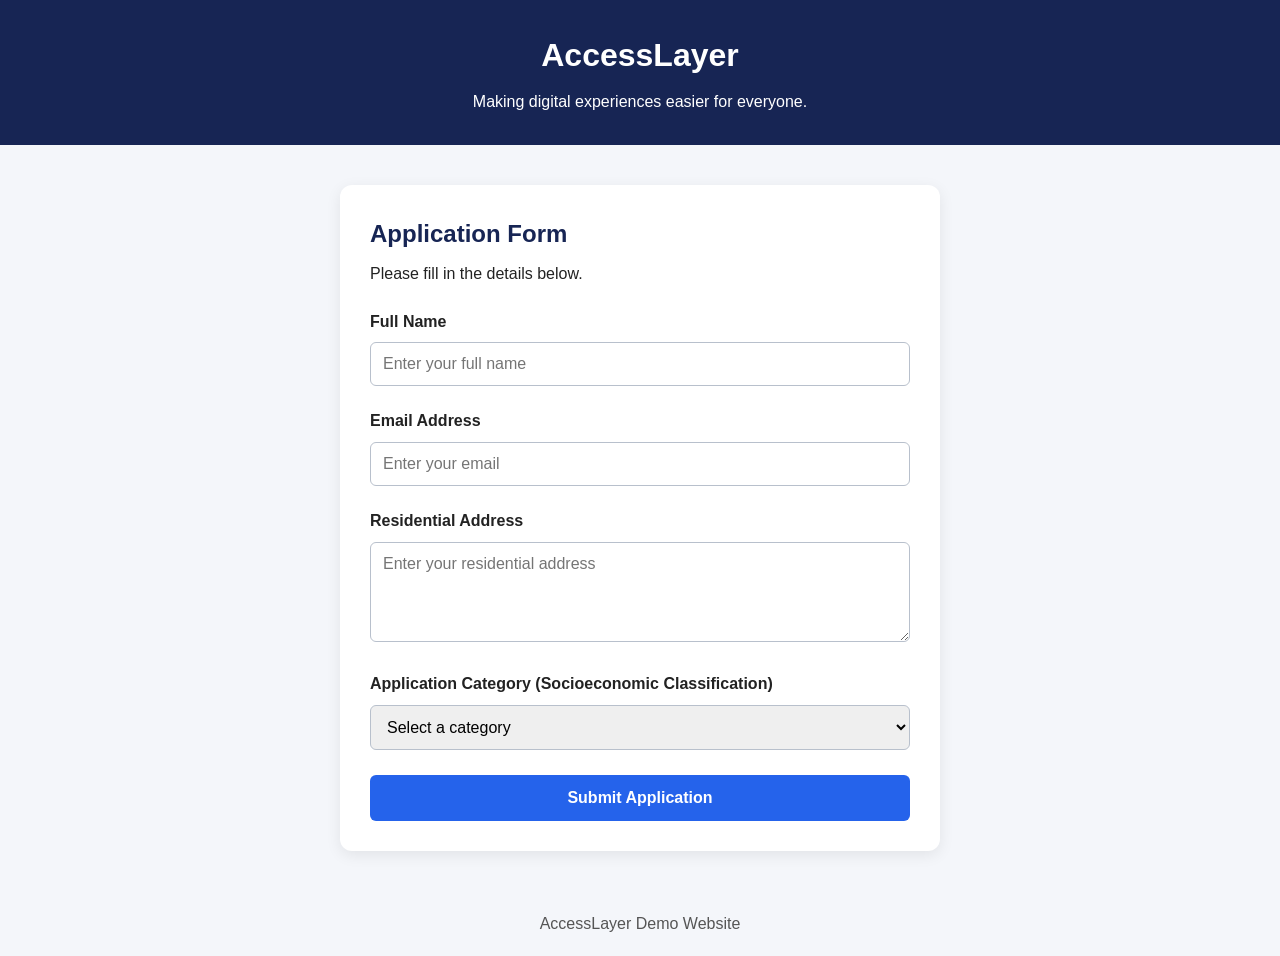
<file: demo/index.html>
<!DOCTYPE html>
<html lang="en">
<head>
    <meta charset="UTF-8">
    <meta name="viewport" content="width=device-width, initial-scale=1.0">
    <title>AccessLayer - Demo</title>
    <link rel="stylesheet" href="style.css">
</head>

<body>

    <header>
        <h1>AccessLayer</h1>
        <p>Making digital experiences easier for everyone.</p>
    </header>

    <main>
        <section class="form-container">

            <h2>Application Form</h2>
            <p>Please fill in the details below.</p>

            <form id="accessForm">

                <div class="form-group">
                    <label for="fullName">Full Name</label>
                    <input
                        type="text"
                        id="fullName"
                        name="fullName"
                        placeholder="Enter your full name"
                        required
                    >
                </div>

                <div class="form-group">
                    <label for="email">Email Address</label>
                    <input
                        type="email"
                        id="email"
                        name="email"
                        placeholder="Enter your email"
                        required
                    >
                </div>

                <div class="form-group">
                    <label for="address">Residential Address</label>
                    <textarea
                        id="address"
                        name="address"
                        placeholder="Enter your residential address"
                        required
                    ></textarea>
                </div>

                <div class="form-group">
                    <label for="applicationCategory">
                        Application Category (Socioeconomic Classification)
                    </label>

                    <select id="applicationCategory" name="applicationCategory" required>
                        <option value="">Select a category</option>
                        <option value="general">General</option>
                        <option value="reserved">Reserved</option>
                        <option value="other">Other</option>
                    </select>
                </div>

                <button type="submit">Submit Application</button>

            </form>

        </section>
    </main>

    <footer>
        <p>AccessLayer Demo Website</p>
    </footer>

</body>
</html>
</file>
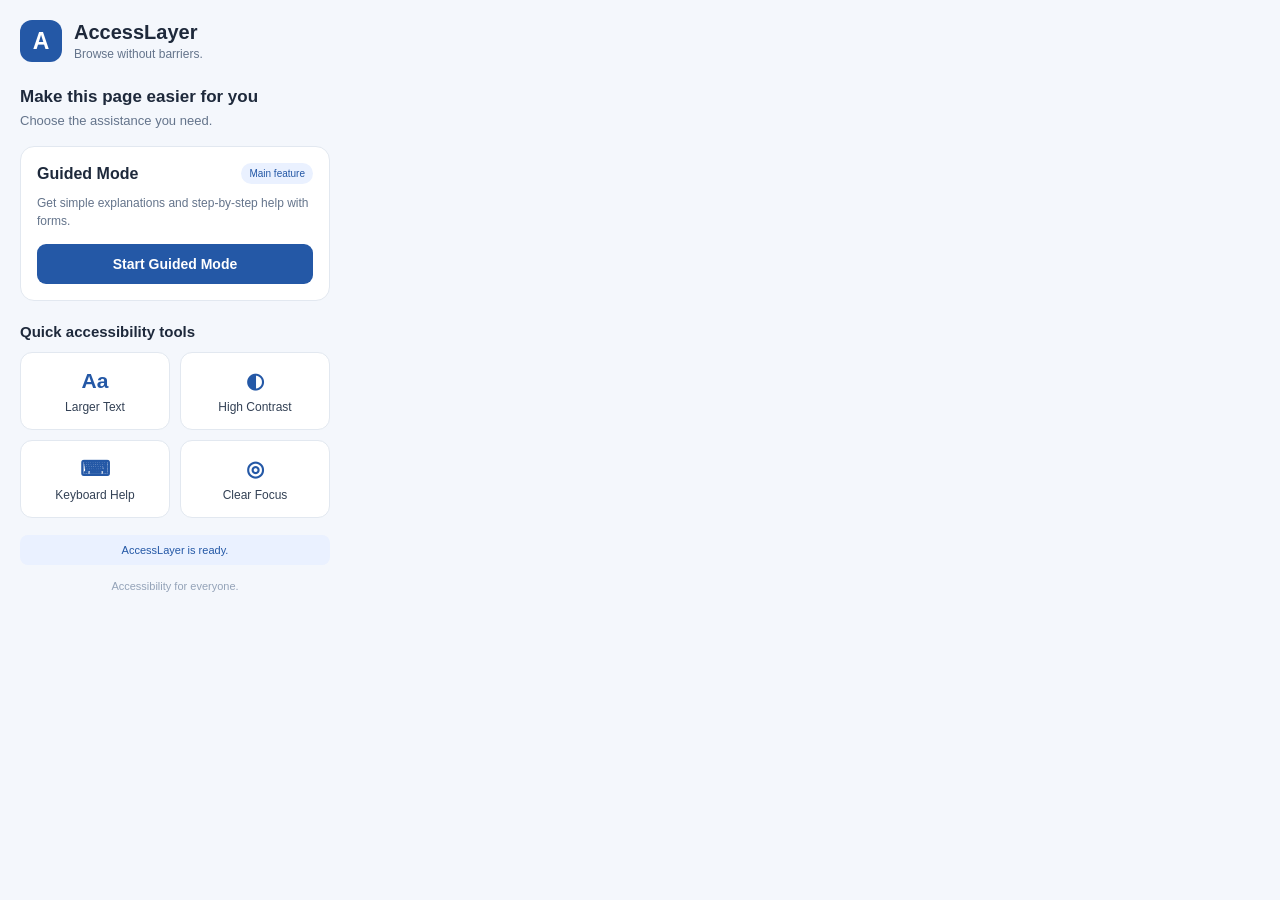
<file: popup.html>
<!DOCTYPE html>
<html lang="en">
<head>
  <meta charset="UTF-8">
  <meta name="viewport" content="width=device-width, initial-scale=1.0">
  <title>AccessLayer</title>
  <link rel="stylesheet" href="popup.css">
</head>

<body>
  <main class="container">

    <!-- Header -->
    <header class="header">
      <div class="logo">A</div>
      <div>
        <h1>AccessLayer</h1>
        <p class="tagline">Browse without barriers.</p>
      </div>
    </header>

    <!-- Introduction -->
    <section class="intro">
      <h2>Make this page easier for you</h2>
      <p>Choose the assistance you need.</p>
    </section>

    <!-- Main feature -->
    <section class="guided-card">
      <div class="card-heading">
        <h3>Guided Mode</h3>
        <span class="tag">Main feature</span>
      </div>

      <p>Get simple explanations and step-by-step help with forms.</p>

      <button id="guideButton" class="primary-button">
        Start Guided Mode
      </button>
    </section>

    <!-- Accessibility controls -->
    <section class="tools">
      <h3>Quick accessibility tools</h3>

      <div class="tool-grid">

        <button class="tool-button" id="largeTextButton">
          <span class="tool-icon">Aa</span>
          <span>Larger Text</span>
        </button>

        <button class="tool-button" id="contrastButton">
          <span class="tool-icon">◐</span>
          <span>High Contrast</span>
        </button>

        <button class="tool-button" id="keyboardButton">
          <span class="tool-icon">⌨</span>
          <span>Keyboard Help</span>
        </button>

        <button class="tool-button" id="focusButton">
          <span class="tool-icon">◎</span>
          <span>Clear Focus</span>
        </button>

      </div>
    </section>

    <!-- Status message -->
    <p id="statusMessage" class="status" role="status" aria-live="polite">
      AccessLayer is ready.
    </p>

    <footer>
      Accessibility for everyone.
    </footer>

  </main>

  <script src="popup.js"></script>
</body>
</html>
</file>
<file: demo/style.css>
/* General page styling */
* {
    margin: 0;
    padding: 0;
    box-sizing: border-box;
}

body {
    font-family: Arial, sans-serif;
    background-color: #f4f6fa;
    color: #222;
    line-height: 1.6;
}

/* Header */
header {
    background-color: #172554;
    color: white;
    text-align: center;
    padding: 30px 20px;
}

header h1 {
    font-size: 32px;
    margin-bottom: 8px;
}

/* Main content */
main {
    padding: 40px 20px;
}

/* Form container */
.form-container {
    max-width: 600px;
    margin: auto;
    background-color: white;
    padding: 30px;
    border-radius: 12px;
    box-shadow: 0 4px 15px rgba(0, 0, 0, 0.08);
}

.form-container h2 {
    margin-bottom: 8px;
    color: #172554;
}

/* Form fields */
.form-group {
    margin-top: 22px;
}

label {
    display: block;
    font-weight: bold;
    margin-bottom: 8px;
}

input,
textarea,
select {
    width: 100%;
    padding: 12px;
    border: 1px solid #b8c0cc;
    border-radius: 6px;
    font-size: 16px;
    font-family: inherit;
}

textarea {
    min-height: 100px;
    resize: vertical;
}

/* Keyboard focus visibility */
input:focus,
textarea:focus,
select:focus,
button:focus-visible {
    outline: 3px solid #2563eb;
    outline-offset: 3px;
    border-color: #2563eb;
}

/* Submit button */
button {
    width: 100%;
    margin-top: 25px;
    padding: 14px;
    background-color: #2563eb;
    color: white;
    border: none;
    border-radius: 6px;
    font-size: 16px;
    font-weight: bold;
    cursor: pointer;
}

button:hover {
    background-color: #1d4ed8;
}

/* Footer */
footer {
    text-align: center;
    padding: 20px;
    color: #555;
}
</file>
<file: popup.css>
* {
  box-sizing: border-box;
  margin: 0;
  padding: 0;
}

body {
  width: 350px;
  font-family: Arial, sans-serif;
  background: #f4f7fc;
  color: #1e293b;
}

.container {
  padding: 20px;
}

/* Header */

.header {
  display: flex;
  align-items: center;
  gap: 12px;
  margin-bottom: 25px;
}

.logo {
  width: 42px;
  height: 42px;
  border-radius: 12px;
  background: #2458a6;
  color: white;
  display: flex;
  align-items: center;
  justify-content: center;
  font-size: 23px;
  font-weight: bold;
}

.header h1 {
  font-size: 20px;
}

.tagline {
  color: #64748b;
  font-size: 12px;
  margin-top: 3px;
}

/* Introduction */

.intro {
  margin-bottom: 18px;
}

.intro h2 {
  font-size: 17px;
  margin-bottom: 6px;
}

.intro p {
  color: #64748b;
  font-size: 13px;
}

/* Guided mode */

.guided-card {
  background: white;
  padding: 16px;
  border-radius: 14px;
  border: 1px solid #e2e8f0;
  margin-bottom: 22px;
}

.card-heading {
  display: flex;
  justify-content: space-between;
  align-items: center;
  gap: 8px;
  margin-bottom: 10px;
}

.card-heading h3 {
  font-size: 16px;
}

.tag {
  background: #eaf1ff;
  color: #2458a6;
  padding: 5px 8px;
  border-radius: 20px;
  font-size: 10px;
}

.guided-card p {
  color: #64748b;
  font-size: 12px;
  line-height: 1.5;
  margin-bottom: 14px;
}

.primary-button {
  width: 100%;
  border: none;
  background: #2458a6;
  color: white;
  padding: 12px;
  border-radius: 9px;
  font-size: 14px;
  font-weight: bold;
  cursor: pointer;
}

.primary-button:hover {
  background: #194580;
}

/* Accessibility tools */

.tools h3 {
  font-size: 15px;
  margin-bottom: 12px;
}

.tool-grid {
  display: grid;
  grid-template-columns: 1fr 1fr;
  gap: 10px;
}

.tool-button {
  min-height: 78px;
  background: white;
  border: 1px solid #e2e8f0;
  border-radius: 12px;
  cursor: pointer;
  display: flex;
  flex-direction: column;
  justify-content: center;
  align-items: center;
  gap: 7px;
  color: #334155;
  font-size: 12px;
}

.tool-button:hover {
  border-color: #2458a6;
  background: #edf4ff;
}

.tool-icon {
  font-size: 21px;
  font-weight: bold;
  color: #2458a6;
}

/* Keyboard focus */

button:focus-visible {
  outline: 3px solid #e59b22;
  outline-offset: 3px;
}

/* Status and footer */

.status {
  margin-top: 17px;
  padding: 9px;
  background: #eaf1ff;
  border-radius: 8px;
  color: #2458a6;
  font-size: 11px;
  text-align: center;
}

footer {
  text-align: center;
  margin-top: 15px;
  font-size: 11px;
  color: #94a3b8;
}
</file>
